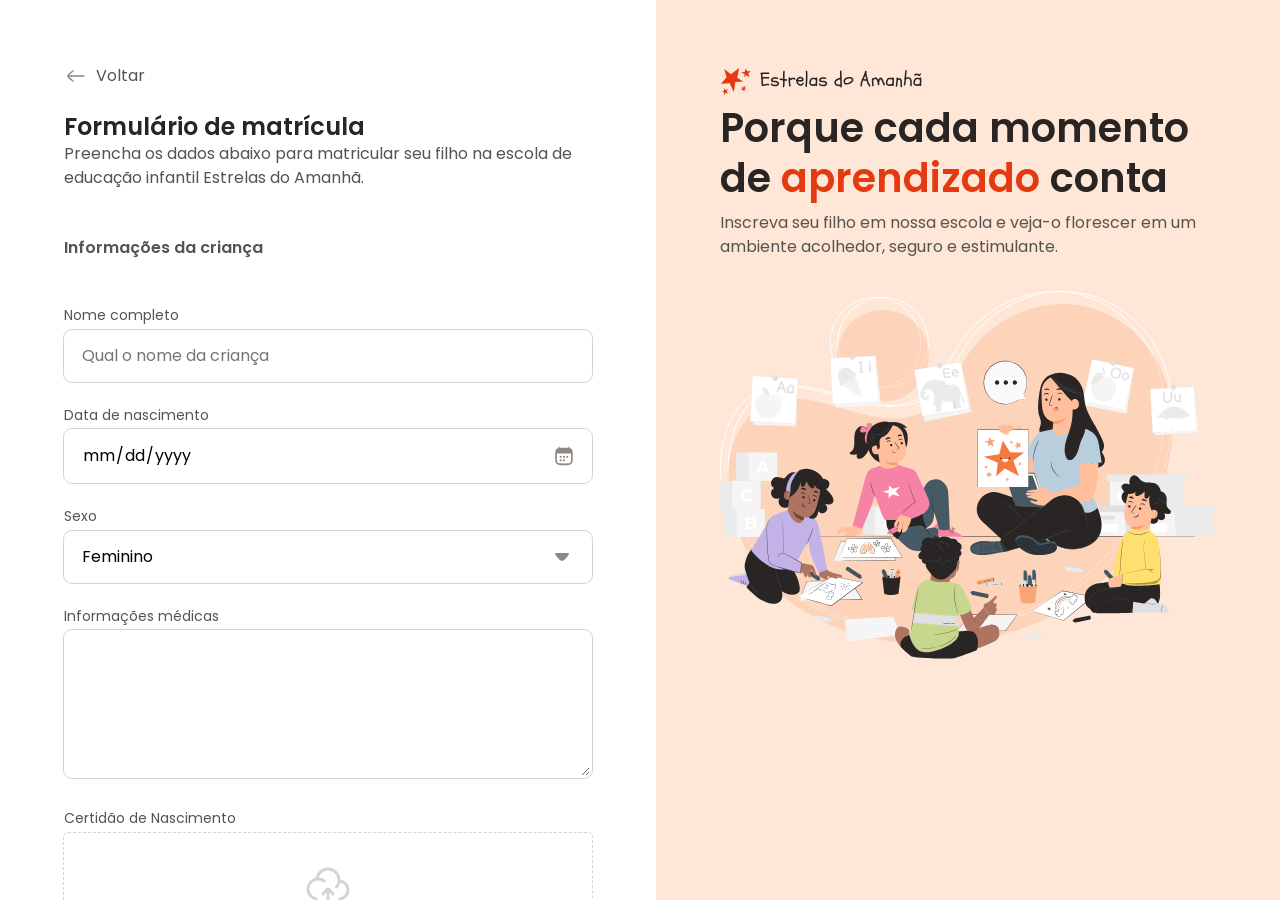
<file: enrollment-form-project/index.html>
﻿<!DOCTYPE html>
<html lang="pt-BR">

<head>
  <link rel="preconnect" href="https://fonts.googleapis.com">
  <link rel="preconnect" href="https://fonts.gstatic.com" crossorigin>
  <meta charset="UTF-8">
  <meta name="viewport" content="width=device-width, initial-scale=1.0">
  <title>Estrelas do Amanhã</title>

  <link rel="stylesheet" href="styles/index.css">
  <link
    href="https://fonts.googleapis.com/css2?family=Alice&family=Archivo:ital,wght@0,100..900;1,100..900&family=Asap:ital,wght@0,100..900;1,100..900&family=Inconsolata:wght@200..900&family=Inter:ital,opsz,wght@0,14..32,100..900;1,14..32,100..900&family=Maven+Pro:wght@400..900&family=Open+Sans:ital,wght@0,300..800;1,300..800&family=Poppins:ital,wght@0,100;0,200;0,300;0,400;0,500;0,600;0,700;0,800;0,900;1,100;1,200;1,300;1,400;1,500;1,600;1,700;1,800;1,900&family=Roboto+Condensed:ital,wght@0,100..900;1,100..900&family=Roboto:ital,wght@0,100..900;1,100..900&family=Sora:wght@100..800&display=swap"
    rel="stylesheet">

</head>

<body>
  <div id="app">
    <main>
      <div class="main-container">
        <div class="back">
          <img src="assets/icons/arrow-left-02.svg" alt="Ícone de voltar">
          <span>Voltar</span>
        </div>
        <h1>Formulário de matrícula</h1>
        <p>Preencha os dados abaixo para matricular seu filho na escola de educação infantil Estrelas do Amanhã.</p>
        <form method="post" enctype="multipart/form-data">
          <fieldset class="child-info">
            <legend>Informações da criança</legend>
          </fieldset>
          <div class="input-wrapper">
            <label for="fullname">Nome completo</label>
            <input id="fullname" name="fullname" type="text" placeholder="Qual o nome da criança">
          </div>
          <div class="input-wrapper">
            <label for="birth">Data de nascimento</label>
            <input id="birth" name="birth" type="date" lang="pt-BR">
          </div>
          <div class="select-wrapper">
            <label for="gender">Sexo</label>
            <select name="gender" id="gender">
              <option value="female">Feminino</option>
              <option value="male">Masculino</option>
              <option value="na">Prefiro não responder</option>
            </select>
          </div>
          <div class="textarea-wrapper">
            <label for="medical-info">Informações médicas</label>
            <textarea name="medical-info" id="medical-info" cols="30" rows="5"
              placeholder="A criança possui alguma condição médica que a escola deve estar ciente?(Se sim, especifique)">
            </textarea>
          </div>
          <div class="droparea-wrapper">
            <label for="birth-file">Certidão de Nascimento</label>
            <div class="dropzone">
              <input type="file" id="birth-file" name="birth-file">
              <svg width="48" height="48" viewBox="0 0 48 48" fill="none" xmlns="http://www.w3.org/2000/svg">
                <path
                  d="M34.9552 18.0221C34.97 18.022 34.985 18.022 35 18.022C39.9706 18.022 44 22.0588 44 27.0386C44 31.6796 40.5 35.5016 36 36M34.9552 18.0221C34.9848 17.6921 35 17.3579 35 17.0202C35 10.9339 30.0752 6 24 6C18.2465 6 13.5247 10.4253 13.0408 16.0638M34.9552 18.0221C34.7506 20.2952 33.8572 22.3692 32.4856 24.033M20.001 18.022C18.3295 16.7639 16.2516 16.0183 14 16.0183C13.6765 16.0183 13.3565 16.0337 13.0408 16.0638C7.96796 16.5475 4 20.8278 4 26.0366C4 30.8834 7.43552 34.9264 12 35.8546"
                  stroke="#D6D3D1" stroke-width="3" stroke-linecap="round" stroke-linejoin="round" />
                <path d="M24 26V42M24 26C22.5996 26 19.9831 29.9886 19 31M24 26C25.4004 26 28.017 29.9886 29 31"
                  stroke="#D6D3D1" stroke-width="3" stroke-linecap="round" stroke-linejoin="round" />
              </svg>

              <p>Clique aqui para <br> selecionar os arquivos</p>
            </div>
          </div>
          <fieldset class="address">
            <legend>Endereço residencial</legend>
            <div class="input-wrapper">
              <label for="cep">CEP</label>
              <input type="text" id="cep" name="cep">
            </div>

            <div class="flex">
              <div class="input-wrapper flex-2">
                <label for="street">Rua</label>
                <input type="text" id="street" name="street" value="Rua das Flores" disabled>
              </div>
              <div class="input-wrapper flex-1">
                <label for="number">Número</label>
                <input type="text" id="number" name="number" value="123">
              </div>
            </div>

            <div class="flex">
              <div class="input-wrapper flex-2">
                <label for="city">Cidade</label>
                <input type="text" id="city" name="city" value="São Paulo" disabled>
              </div>
              <div class="input-wrapper flex-1">
                <label for="state">Estado</label>
                <input type="text" id="state" name="state" value="SP" disabled>
              </div>
            </div>
          </fieldset>
          <fieldset class="gardian">
            <legend>Informações do responsável</legend>
            <div class="input-wrapper">
              <label for="gardian">Nome do responsável</label>
              <input type="text" id="gardian" name="gardian">
              <small>Principal responsável legal e contato de emergência</small>
            </div>

            <div class="input-wrapper">
              <label for="phone">Telefone</label>
              <input type="text" id="phone" name="phone" placeholder="(10) 9 8765-4321">
            </div>

            <div class="input-wrapper">
              <label for="mail">E-mail</label>
              <input type="mail" id="mail" name="mail" required>
              <div class="error">
                <img src="assets/icons/alert-circle.svg" alt="Ícone de alerta vermelho">
                <span>Insira um e-mail válido</span>
              </div>
            </div>
          </fieldset>
          <fieldset class="enroll-otpions">
            <legend>Opções de matrícula</legend>
            <div class="input-wrapper">
              <label>Selecione o turno de estudo</label>

              <div class="radio-wrapper">
                <div class="radio-inner">
                  <input type="radio" name="study-shift" value="morning" id="morning">
                  <div class="radio-image"></div>
                  <img src="assets/icons/sun-cloud-02.svg" alt="Ícone de sol com nuvem">
                  <label for="morning">Manhã</label>
                </div>

                <div class="radio-inner">
                  <input type="radio" name="study-shift" value="evening" id="evening">
                  <div class="radio-image"></div>
                  <img src="assets/icons/sun-02.svg" alt="Ícone de sol">
                  <label for="evening">Tarde</label>
                </div>
              </div>
            </div>
          </fieldset>

          <div class="input-wrapper">
            <label>Em qual esporte você gostaria de inscrever seu filho?</label>
            <div class="radio-wrapper">
              <div class="radio-inner">
                <div class="radio-image"></div>
                <input type="radio" name="sport" id="football">
                <img src="assets/icons/football.svg" alt="Ícone de futebol">
                <label for="football">Futebol</label>
              </div>

              <div class="radio-inner">
                <div class="radio-image"></div>
                <input type="radio" name="sport" id="basketball">
                <img src="assets/icons/basketball-02.svg" alt="Ícone de basquete">
                <label for="basketball">Basquete</label>
              </div>

              <div class="radio-inner">
                <div class="radio-image"></div>
                <input type="radio" name="swimming" id="swimming">
                <img src="assets/icons/swimming.svg" alt="Ícone de natação">
                <label for="swimming">Natação</label>
              </div>

              <div class="radio-inner">
                <div class="radio-image"></div>
                <input type="radio" name="yoga" id="yoga">
                <img src="assets/icons/yoga-02.svg" alt="Ícone de yoga">
                <label for="yoga">Yoga</label>
              </div>

              <div class="radio-inner">
                <div class="radio-image"></div>
                <input type="radio" name="volleyball" id="volleyball">
                <img src="assets/icons/volleyball.svg" alt="Ícone de volleyball">
                <label for="volleyball">Volley</label>
              </div>

              <div class="radio-inner">
                <div class="radio-image"></div>
                <input type="radio" name="boxing" id="boxing">
                <img src="assets/icons/boxing-glove-01.svg" alt="Ícone de boxe">
                <label for="boxing">Boxe</label>
              </div>
            </div>
          </div>

          <div class="terms-wrapper">
            <div class="checkbox-wrapper">
              <input type="checkbox" name="terms" id="terms">
              <div class="checkbox-image"></div>
            </div>
            <label for="terms">
              Declaro que li e concordo com os <strong>Termos e Condi&#231;&#245;es</strong> e com a
              <strong>Pol&#237;tica de Privacidade</strong> da escola Estrela do Amanh&#227;.
            </label>
          </div>

          <div class="actions-wrapper">
            <button class="btn-secondary" type="button">
              Salvar respostas
            </button>

            <button class="btn-primary" type="submit">
              Fazer matrícula
            </button>
          </div>
        </form>
      </div>
    </main>

    <aside>
      <div class="aside-container">
        <header><img src="assets/logo.svg" alt="Logo Estrelas do Amanhã">
          <h2 class="title-label">Porque cada momento de <span>aprendizado</span> conta</h2>
          <p class="description-label">Inscreva seu filho em nossa escola e veja-o florescer em um ambiente acolhedor, seguro e estimulante.</p>
        </header>
        <img src="assets/illustration.svg" alt="Ilustração de uam professora com crianças prestando atenção">
      </div>
    </aside>
  </div>
</body>

</html>
</file>
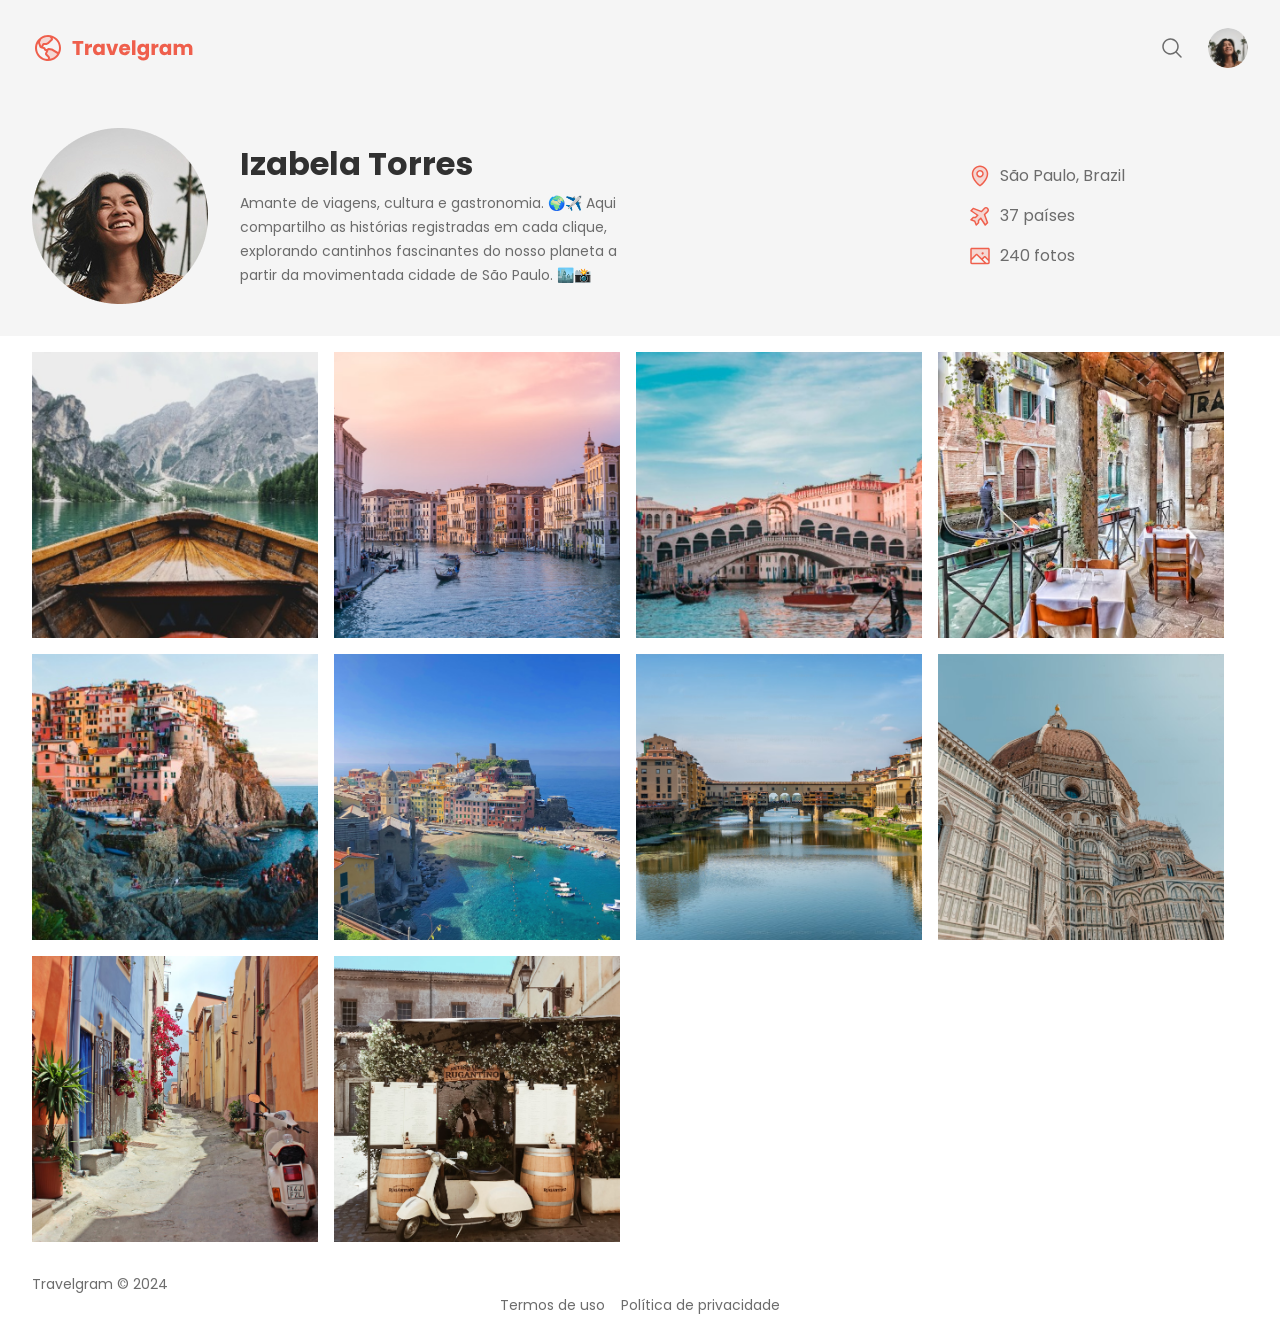
<file: projeto-travel-gram/index.html>
<!DOCTYPE html>
<html lang="en">

<head>
  <link rel="preconnect" href="https://fonts.googleapis.com">
  <link rel="preconnect" href="https://fonts.gstatic.com" crossorigin>

  <meta charset="UTF-8">
  <meta name="viewport" content="width=device-width, initial-scale=1.0">
  <link rel="stylesheet" href="styles/index.css">

  <link
    href="https://fonts.googleapis.com/css2?family=Open+Sans:ital,wght@0,300..800;1,300..800&family=Poppins:wght@400;700&display=swap"
    rel="stylesheet">
  <title>Document</title>
</head>

<body>
  <div class="bg-surface-color">
    <nav class="container">
      <a href="#" id="logo">
        <img src="assets/Logo.svg" alt="Logo">
      </a>
      <ul id="primary-menu">
        <li>
          <a href="#">
            <img src="assets/icons/MagnifyingGlass.svg" alt="Magnifying Glass">
          </a>
        </li>
        <!-- <li><a href="#">Explorer</a></li>
        <li><a href="#">Minhas viagens</a></li> -->
        <li><a href="#">
            <img src="assets/Profile pic.png" alt="Profile image">
          </a></li>
      </ul>
    </nav>
    <header>
      <div class="container">
        <div id="profile">
          <img src="assets/Profile pic.png" alt="Profile">
          <div>
            <h1>Izabela Torres</h1>
            <p>Amante de viagens, cultura e gastronomia. 🌍✈️
              Aqui compartilho as histórias registradas em cada clique, explorando cantinhos fascinantes do nosso
              planeta
              a partir da movimentada cidade de São Paulo. 🏙️📸
            </p>
          </div>
        </div>
        <ul id="info">
          <li>
            <img src="assets/icons/MapPin.svg" alt="Map pin icon">
            <span>São Paulo, Brazil</span>
          </li>
          <li>
            <img src="assets/icons/AirplaneTilt.svg" alt="Airplane icon">
            <span>37 países</span>
          </li>
          <li>
            <img src="assets/icons/Image.svg" alt="Image icon">
            <span>240 fotos</span>
          </li>
        </ul>
      </div>
    </header>
    <main class="container">
      <img src="assets/images/Image 01.png" alt="Image 01">
      <img src="assets/images/Image 02.png" alt="Image 02">
      <img src="assets/images/Image 03.png" alt="Image 03">
      <img src="assets/images/Image 04.png" alt="Image 04">
      <img src="assets/images/Image 05.png" alt="Image 05">
      <img src="assets/images/Image 06.png" alt="Image 06">
      <img src="assets/images/Image 07.png" alt="Image 07">
      <img src="assets/images/Image 08.png" alt="Image 08">
      <img src="assets/images/Image 09.png" alt="Image 09">
      <img src="assets/images/Image 10.png" alt="Image 10">
    </main>
    <footer class="container">
      <span>Travelgram &copy; 2024</span>
      <div id="footer-links">
        <span>Termos de uso</span>
        <span>Política de privacidade</span>
      </div>
    </footer>
  </div>
</body>

</html>
</file>
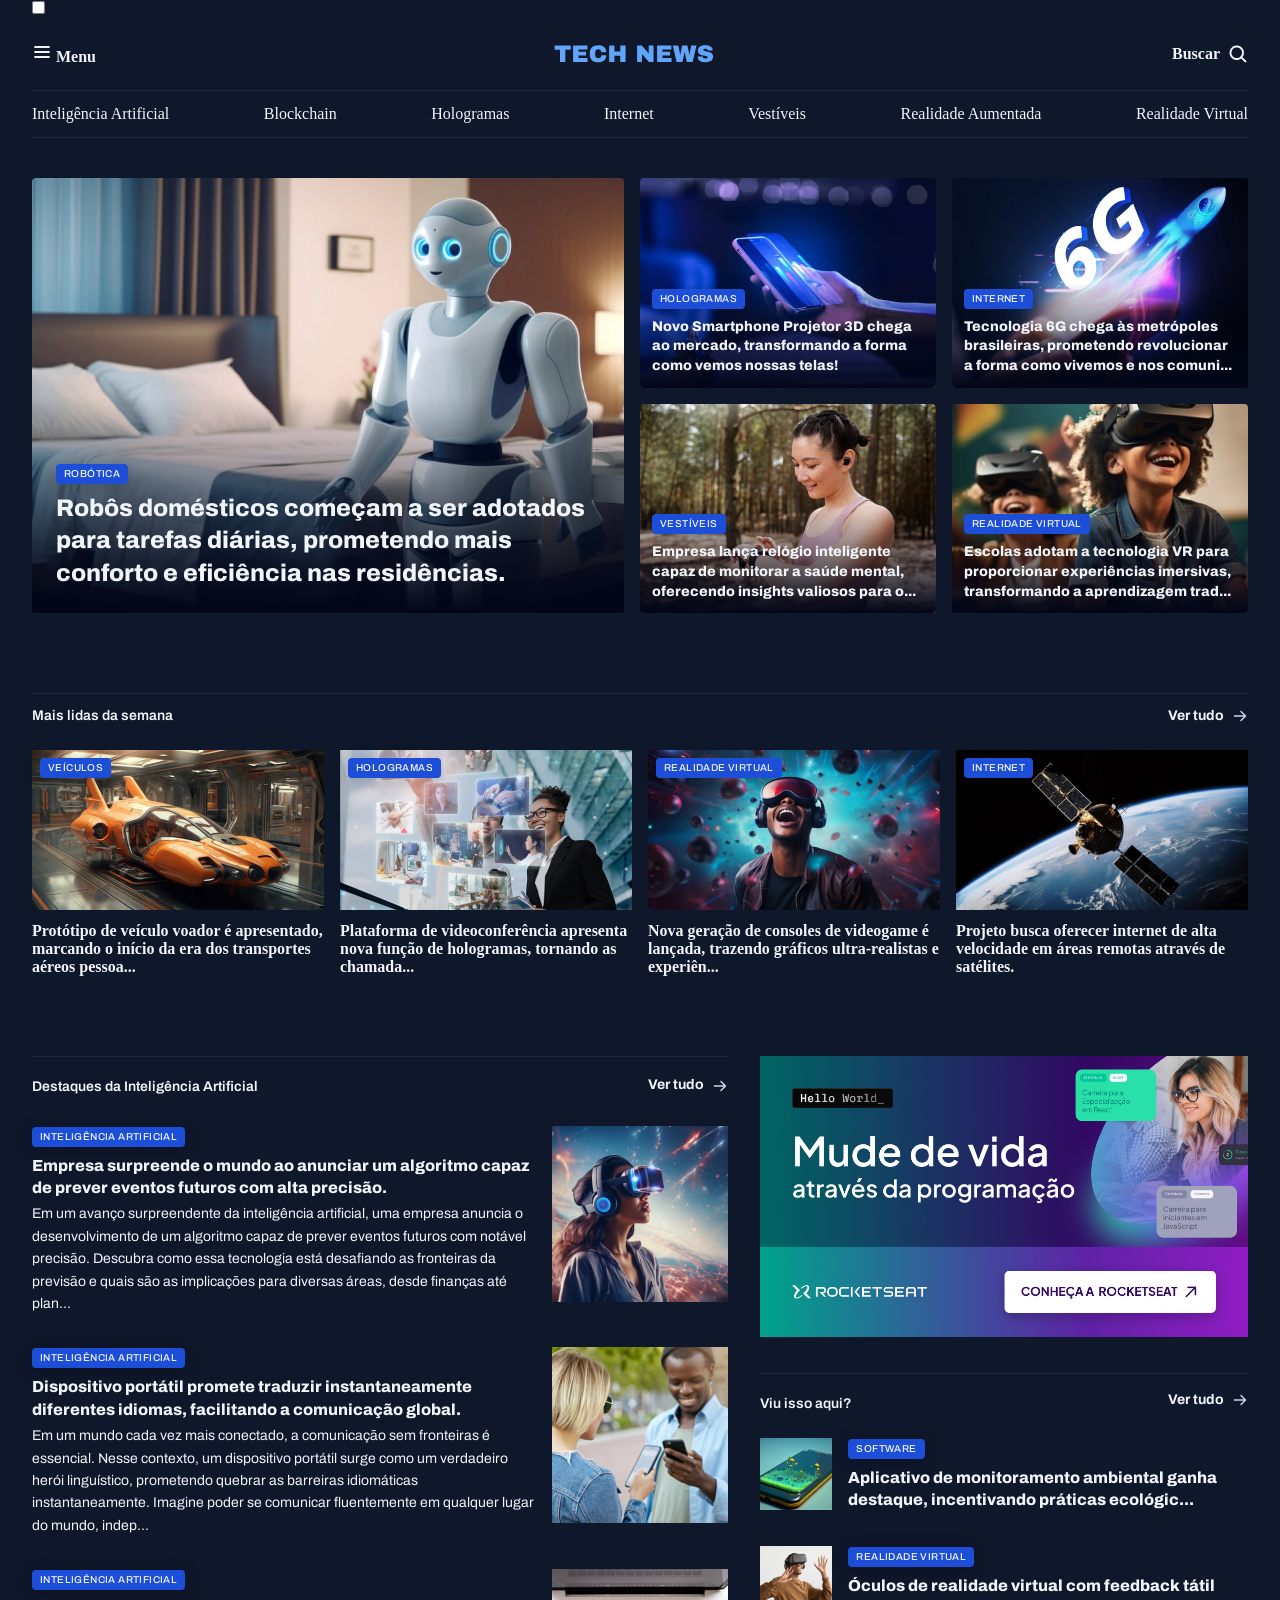
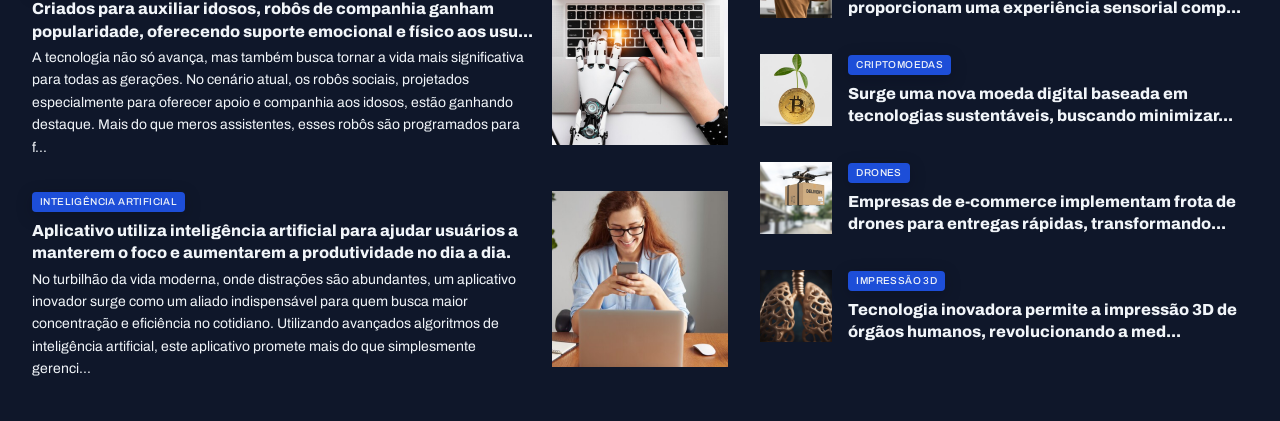
<file: tech_news_portal/index.html>
<!doctype html>
<html lang="pt-BR">
  <head>
    <link rel="preconnect" href="https://fonts.googleapis.com" />
    <link rel="preconnect" href="https://fonts.gstatic.com" crossorigin />

    <meta charset="UTF-8" />
    <meta name="viewport" content="width=device-width, initial-scale=1.0" />
    <title>Portal de notícias</title>
    <link rel="stylesheet" href="styles/index.css" />

    <link
      href="https://fonts.googleapis.com/css2?family=Archivo:ital,wght@0,100..900;1,100..900&display=swap"
      rel="stylesheet"
    />
  </head>

  <body>
    <header class="container">
      <input type="checkbox" id="menu-toggle" class="menu-toggle" />
      <nav id="primary" class="grid grid-flow-col">
        <div>
          <label for="menu-toggle">
            <img src="assets/icons/List.svg" alt="ícone de menu" />
            <strong class="menu-label">Menu</strong>
          </label>
        </div>

        <div>
          <img src="assets/Logo.svg" alt="TechNews logo" />
        </div>

        <div>
          <strong class="menu-label-search">Buscar</strong>
          <img
            src="assets/icons/MagnifyingGlass.svg"
            alt="ícone de lupa para pesquisa"
          />
        </div>
      </nav>
      <nav id="secondary" class="grid grid-flow-col">
        <a href="#">Inteligência Artificial</a>
        <a href="#">Blockchain</a>
        <a href="#">Hologramas</a>
        <a href="#">Internet</a>
        <a href="#">Vestíveis</a>
        <a href="#">Realidade Aumentada</a>
        <a href="#">Realidade Virtual</a>
      </nav>
    </header>

    <main class="grid container">
      <section id="featured" class="grid grid-flow-col gap-16">
        <figure class="card">
          <img
            src="assets/images/Image 01.png"
            alt="Robôs domésticos começam a ser adotados para tarefas diárias, prometendo mais conforto e
                eficiência nas residências."
          />

          <figcaption>
            <span class="content-tag">robótica</span>
            <h2 class="text-2xl">
              Robôs domésticos começam a ser adotados para tarefas diárias,
              prometendo mais conforto e eficiência nas residências.
            </h2>
          </figcaption>
        </figure>

        <div class="grid grid-cols-2 gap-16">
          <figure class="card">
            <img
              src="assets/images/Image 02.png"
              alt="Novo Smartphone Projetor 3D chega ao mercado, transformando a forma como vemos nossas telas!"
            />

            <figcaption>
              <span class="content-tag">hologramas</span>
              <h2 class="text-lg">
                Novo Smartphone Projetor 3D chega ao mercado, transformando a
                forma como vemos nossas telas!
              </h2>
            </figcaption>
          </figure>

          <figure class="card">
            <img
              src="assets/images/Image 03.png"
              alt="Tecnologia 6G chega às metrópoles brasileiras, prometendo revolucionar a forma como vivemos e nos comunicamos."
            />

            <figcaption>
              <span class="content-tag">internet</span>
              <h2 class="text-lg">
                Tecnologia 6G chega às metrópoles brasileiras, prometendo
                revolucionar a forma como vivemos e nos comuni...
              </h2>
            </figcaption>
          </figure>

          <figure class="card">
            <img
              src="assets/images/Image 04.png"
              alt="Empresa lança relógio inteligente capaz de monitorar a saúde mental, oferecendo insights valiosos para o bem-estar pessoal."
            />

            <figcaption>
              <span class="content-tag">vestíveis</span>
              <h2 class="text-lg">
                Empresa lança relógio inteligente capaz de monitorar a saúde
                mental, oferecendo insights valiosos para o...
              </h2>
            </figcaption>
          </figure>

          <figure class="card">
            <img
              src="assets/images/Image 05.png"
              alt="Escolas adotam a tecnologia VR para proporcionar experiências imersivas, transformando a aprendizagem tradicional."
            />

            <figcaption>
              <span class="content-tag">realidade virtual</span>
              <h2 class="text-lg">
                Escolas adotam a tecnologia VR para proporcionar experiências
                imersivas, transformando a aprendizagem trad...
              </h2>
            </figcaption>
          </figure>
        </div>
      </section>

      <section id="weekly">
        <header class="grid grid-flow-col">
          <h3>Mais lidas da semana</h3>
          <a href="#" class="grid grid-flow-col">
            <strong>Ver tudo</strong>
            <span></span>
          </a>
        </header>

        <div class="grid gap-16">
          <figure>
            <span class="content-tag">veículos</span>
            <img src="assets/images/Image 06.png" alt="" />
            <p>
              Protótipo de veículo voador é apresentado, marcando o início da
              era dos transportes aéreos pessoa...
            </p>
          </figure>

          <figure>
            <span class="content-tag">hologramas</span>
            <img src="assets/images/Image 07.png" alt="" />
            <p>
              Plataforma de videoconferência apresenta nova função de
              hologramas, tornando as chamada...
            </p>
          </figure>

          <figure>
            <span class="content-tag">realidade virtual</span>
            <img src="assets/images/Image 08.png" alt="" />
            <p>
              Nova geração de consoles de videogame é lançada, trazendo gráficos
              ultra-realistas e experiên...
            </p>
          </figure>

          <figure>
            <span class="content-tag">internet</span>
            <img src="assets/images/Image 09.png" alt="" />
            <p>
              Projeto busca oferecer internet de alta velocidade em áreas
              remotas através de satélites.
            </p>
          </figure>
        </div>
      </section>

      <section id="ai">
        <header class="grid grid-flow-col">
          <h3>Destaques da Inteligência Artificial</h3>
          <a href="#" class="grid grid-flow-col">
            <strong>Ver tudo</strong>
            <span></span>
          </a>
        </header>

        <div class="grid gap-32">
          <article class="grid grid-flow-col gap-16">
            <div>
              <span class="content-tag">Inteligência Artificial</span>
              <h3 class="text-xl">
                Empresa surpreende o mundo ao anunciar um algoritmo capaz de
                prever eventos futuros com alta precisão.
              </h3>
              <p class="text-sm">
                Em um avanço surpreendente da inteligência artificial, uma
                empresa anuncia o desenvolvimento de um algoritmo capaz de
                prever eventos futuros com notável precisão. Descubra como essa
                tecnologia está desafiando as fronteiras da previsão e quais são
                as implicações para diversas áreas, desde finanças até plan...
              </p>
            </div>
            <div>
              <img src="assets/images/Image 10.png" alt="" />
            </div>
          </article>

          <article class="grid grid-flow-col gap-16">
            <div>
              <span class="content-tag">Inteligência Artificial</span>
              <h3 class="text-xl">
                Dispositivo portátil promete traduzir instantaneamente
                diferentes idiomas, facilitando a comunicação global.
              </h3>
              <p class="text-sm">
                Em um mundo cada vez mais conectado, a comunicação sem
                fronteiras é essencial. Nesse contexto, um dispositivo portátil
                surge como um verdadeiro herói linguístico, prometendo quebrar
                as barreiras idiomáticas instantaneamente. Imagine poder se
                comunicar fluentemente em qualquer lugar do mundo, indep...
              </p>
            </div>
            <div>
              <img src="assets/images/Image 11.png" alt="" />
            </div>
          </article>

          <article class="grid grid-flow-col gap-16">
            <div>
              <span class="content-tag">Inteligência Artificial</span>
              <h3 class="text-xl">
                Criados para auxiliar idosos, robôs de companhia ganham
                popularidade, oferecendo suporte emocional e físico aos usu...
              </h3>
              <p class="text-sm">
                A tecnologia não só avança, mas também busca tornar a vida mais
                significativa para todas as gerações. No cenário atual, os robôs
                sociais, projetados especialmente para oferecer apoio e
                companhia aos idosos, estão ganhando destaque. Mais do que meros
                assistentes, esses robôs são programados para f...
              </p>
            </div>
            <div>
              <img src="assets/images/Image 12.png" alt="" />
            </div>
          </article>

          <article class="grid grid-flow-col gap-16">
            <div>
              <span class="content-tag">Inteligência Artificial</span>
              <h3 class="text-xl">
                Aplicativo utiliza inteligência artificial para ajudar usuários
                a manterem o foco e aumentarem a produtividade no dia a dia.
              </h3>
              <p class="text-sm">
                No turbilhão da vida moderna, onde distrações são abundantes, um
                aplicativo inovador surge como um aliado indispensável para quem
                busca maior concentração e eficiência no cotidiano. Utilizando
                avançados algoritmos de inteligência artificial, este aplicativo
                promete mais do que simplesmente gerenci...
              </p>
            </div>
            <div>
              <img src="assets/images/Image 13.png" alt="" />
            </div>
          </article>
        </div>
      </section>

      <aside>
        <div id="ads">
          <img src="assets/Ads.png" alt="" />
        </div>

        <section id="more">
          <header class="grid grid-flow-col">
            <h3>Viu isso aqui?</h3>
            <a href="#" class="grid grid-flow-col">
              <strong>Ver tudo</strong>
              <span></span>
            </a>
          </header>

          <div class="grid gap-32">
            <article class="grid grid-flow-col gap-16">
              <div>
                <img
                  src="assets/images/Image 14.png"
                  alt="Aplicativo de monitoramento ambiental ganha destaque, incentivando práticas ecológicas e promovendo a conscientização."
                />
              </div>

              <div>
                <span class="content-tag">Software</span>
                <h3 class="text-xl">
                  Aplicativo de monitoramento ambiental ganha destaque,
                  incentivando práticas ecológic...
                </h3>
              </div>
            </article>

            <article class="grid grid-flow-col gap-16">
              <div>
                <img
                  src="assets/images/Image 15.png"
                  alt="Óculos de realidade virtual com feedback tátil proporcionam uma experiência sensorial completa, imergindo usuários em ambientes digitais."
                />
              </div>

              <div>
                <span class="content-tag">Realidade virtual</span>
                <h3 class="text-xl">
                  Óculos de realidade virtual com feedback tátil proporcionam
                  uma experiência sensorial comp...
                </h3>
              </div>
            </article>

            <article class="grid grid-flow-col gap-16">
              <div>
                <img
                  src="assets/images/Image 16.png"
                  alt="Surge uma nova moeda digital baseada em tecnologias sustentáveis, buscando minimizar o impacto ambiental associado à mineração de criptomoedas."
                />
              </div>

              <div>
                <span class="content-tag">criptomoedas</span>
                <h3 class="text-xl">
                  Surge uma nova moeda digital baseada em tecnologias
                  sustentáveis, buscando minimizar...
                </h3>
              </div>
            </article>

            <article class="grid grid-flow-col gap-16">
              <div>
                <img
                  src="assets/images/Image 17.png"
                  alt="Empresas de e-commerce implementam frota de drones para entregas rápidas, transformando o cenário do comércio online."
                />
              </div>

              <div>
                <span class="content-tag">Drones</span>
                <h3 class="text-xl">
                  Empresas de e-commerce implementam frota de drones para
                  entregas rápidas, transformando...
                </h3>
              </div>
            </article>

            <article class="grid grid-flow-col gap-16">
              <div>
                <img
                  src="assets/images/Image 18.png"
                  alt="Tecnologia inovadora permite a impressão 3D de órgãos humanos, revolucionando a medicina e a lista de espera por transplantes."
                />
              </div>

              <div>
                <span class="content-tag">Impressão 3D</span>
                <h3 class="text-xl">
                  Tecnologia inovadora permite a impressão 3D de órgãos humanos,
                  revolucionando a med...
                </h3>
              </div>
            </article>
          </div>
        </section>
      </aside>
    </main>
  </body>
</html>
</file>
<file: enrollment-form-project/styles/index.css>
@import url(global.css);
@import url(layout.css);
@import url(forms.css);
@import url(responsive.css);
</file>
<file: projeto-travel-gram/styles/index.css>
@import url(global.css);
@import url(nav.css);
@import url(header.css);
@import url(main.css);
@import url(footer.css);
@import url(responsive.css);
</file>
<file: tech_news_portal/styles/index.css>
/* ponto de entrada dos estilos: importa todos os arquivos CSS na ordem correta */

/* estilos base: reset, variaveis e elementos globais (body, a, h1...) */
@import url(global.css);

/* classes utilitarias reutilizaveis: grid, gap, font sizes */
@import url(utility.css);

/* estilos do header e navegacao */
@import url(header.css);

/* estilos das secoes do conteudo principal */
@import url(section.css);

/* estilos referentes a responsividade */
@import url(responsive.css);
</file>
